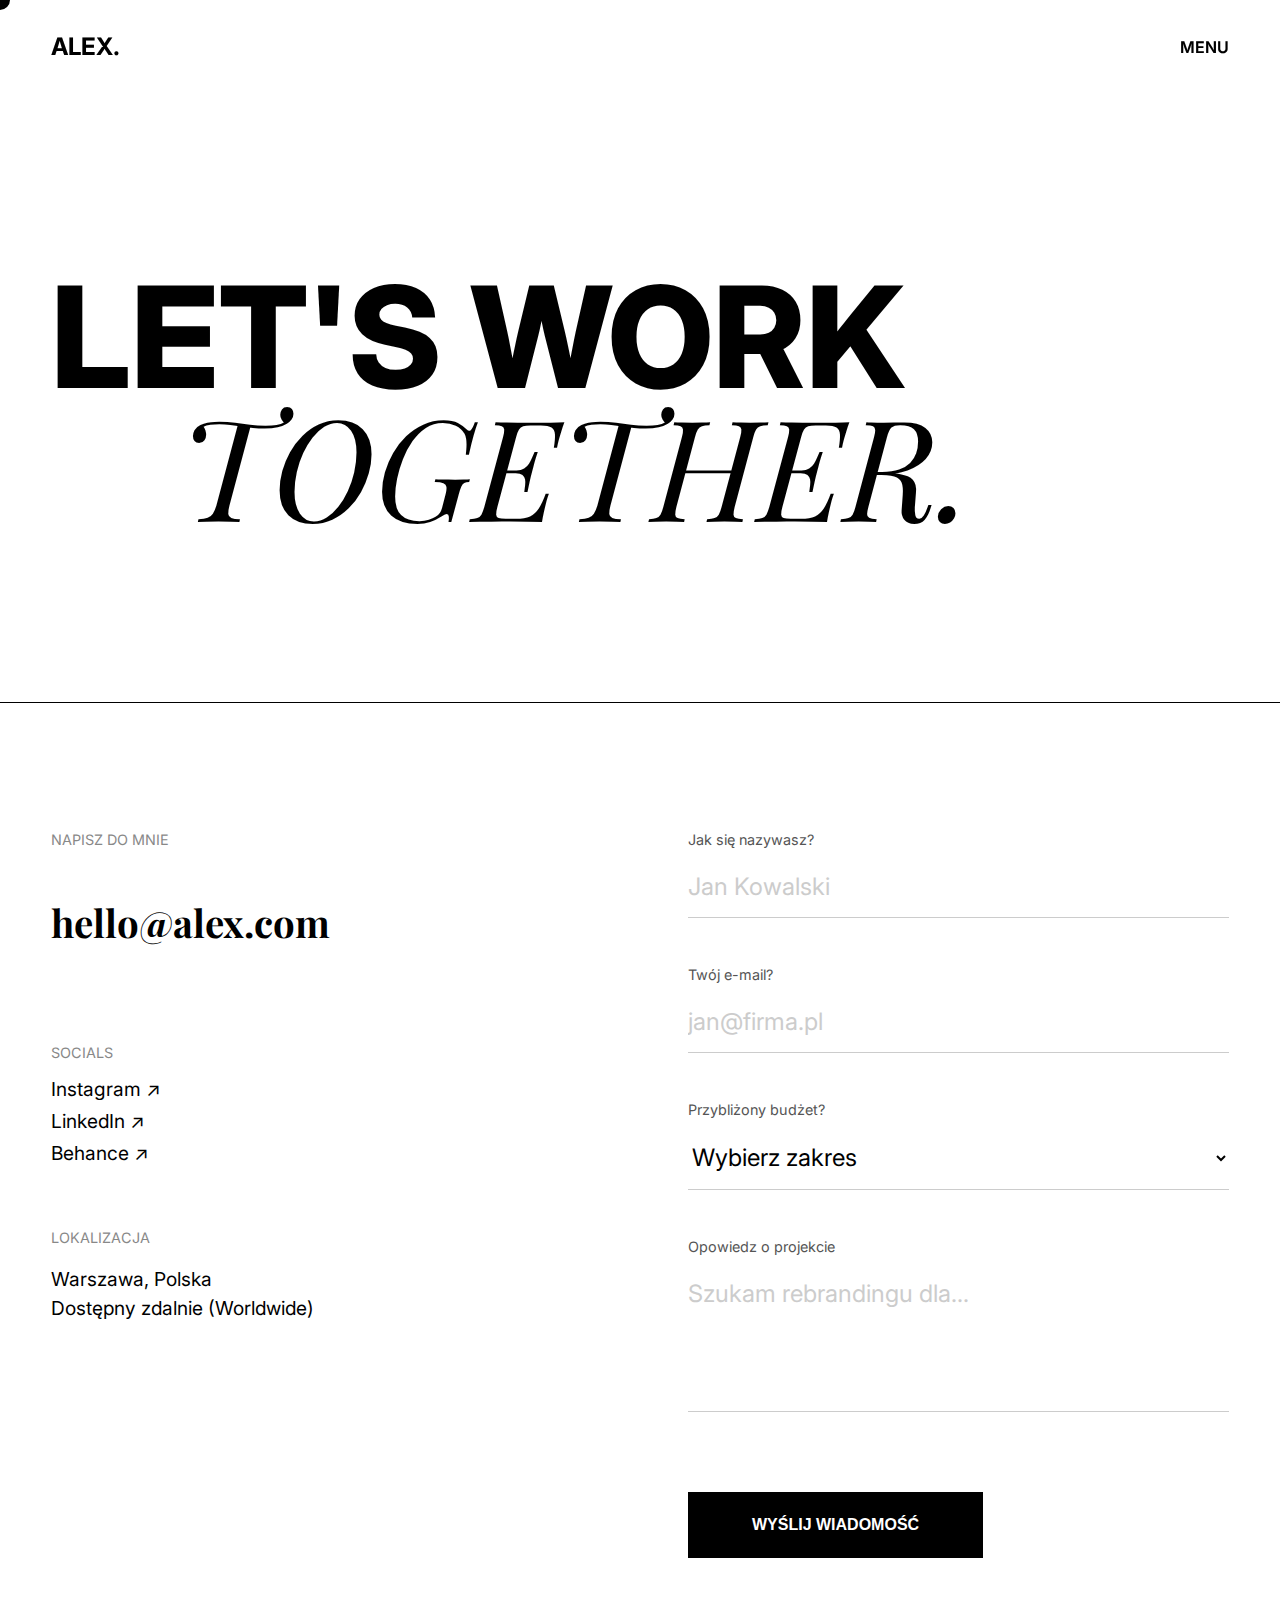
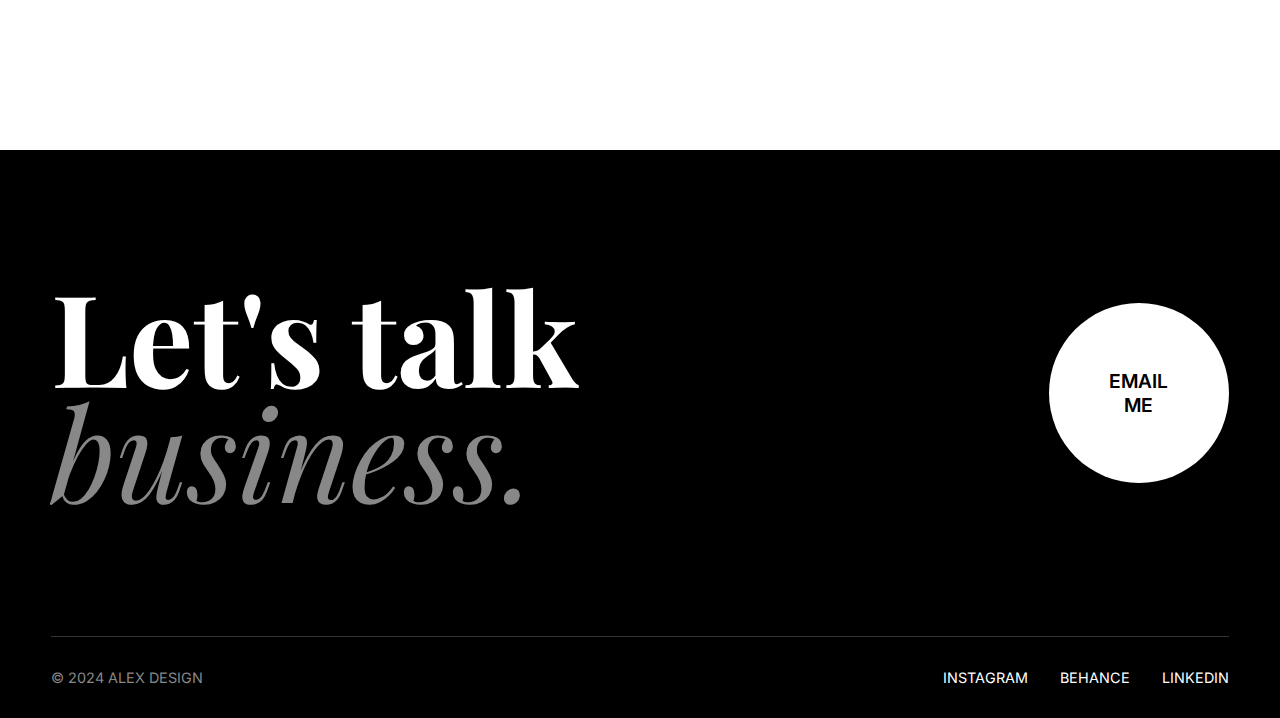
<file: contact.html>
<!DOCTYPE html>
<html lang="pl">
<head>
    <meta charset="UTF-8">
    <meta name="viewport" content="width=device-width, initial-scale=1.0">
    <title>Contact — Alex Design</title>
    <link rel="stylesheet" href="./css/main.css">
    <link href="https://fonts.googleapis.com/css2?family=Inter:wght@300;400;600&family=Playfair+Display:ital,wght@0,400;0,600;1,400&display=swap" rel="stylesheet">
</head>
<body>

    <div class="cursor"></div>
    
    <nav class="nav">
        <a href="index.html" class="logo">Alex.</a>
        <div class="menu-toggle">MENU</div>
    </nav>
    
    <div class="menu-overlay">
        <div class="menu-links">
            <a href="index.html" class="menu-link">Home</a>
            <a href="index.html#work" class="menu-link">Projekty</a>
            <a href="about.html" class="menu-link">O mnie</a>
            <a href="contact.html" class="menu-link">Kontakt</a>
        </div>
    </div>

    <main>
        <header class="c-hero">
            <div class="container">
                <h1 class="c-hero__title reveal-up">
                    LET'S WORK <br>
                    <span class="italic">TOGETHER.</span>
                </h1>
            </div>
        </header>

        <section class="c-split">
            <div class="container c-grid">
                
                <div class="c-info reveal-up">
                    <div class="info-group">
                        <span class="label">Napisz do mnie</span>
                        <h2 class="big-email" id="email-trigger" data-email="hello@alex.com">
                            hello@alex.com
                            <span class="copy-tooltip">Kopiuj</span>
                        </h2>
                    </div>

                    <div class="info-group">
                        <span class="label">Socials</span>
                        <ul class="social-list">
                            <li><a href="#">Instagram ↗</a></li>
                            <li><a href="#">LinkedIn ↗</a></li>
                            <li><a href="#">Behance ↗</a></li>
                        </ul>
                    </div>

                    <div class="info-group">
                        <span class="label">Lokalizacja</span>
                        <p>Warszawa, Polska<br>Dostępny zdalnie (Worldwide)</p>
                    </div>
                </div>

                <div class="c-form-wrapper reveal-up">
                    <form class="minimal-form">
                        <div class="form-group">
                            <label for="name">Jak się nazywasz?</label>
                            <input type="text" id="name" placeholder="Jan Kowalski" required>
                        </div>

                        <div class="form-group">
                            <label for="email">Twój e-mail?</label>
                            <input type="email" id="email" placeholder="jan@firma.pl" required>
                        </div>

                        <div class="form-group">
                            <label for="budget">Przybliżony budżet?</label>
                            <select id="budget">
                                <option value="" disabled selected>Wybierz zakres</option>
                                <option value="small">< 5k PLN</option>
                                <option value="medium">5k - 15k PLN</option>
                                <option value="large">15k+ PLN</option>
                            </select>
                        </div>

                        <div class="form-group">
                            <label for="message">Opowiedz o projekcie</label>
                            <textarea id="message" rows="4" placeholder="Szukam rebrandingu dla..."></textarea>
                        </div>

                        <button type="submit" class="submit-btn">
                            Wyślij Wiadomość
                        </button>
                    </form>
                </div>

            </div>
        </section>
    </main>

   <footer class="footer">
        <div class="footer__content">
            <h2 class="footer__cta">
                Let's talk <br>
                <span class="italic">business.</span>
            </h2>

            <a href="mailto:hello@alex.com" class="btn-circle">
                <span>Email<br>Me</span>
            </a>
        </div>

       <div class="footer__bottom">
    <span>&copy; 2024 Alex Design</span>
    
    <div class="footer__socials">
        <a href="#" target="_blank" rel="noopener">Instagram</a>
        <a href="#" target="_blank" rel="noopener">Behance</a>
        <a href="#" target="_blank" rel="noopener">LinkedIn</a>
    </div>
</div>
    </footer>

    <script src="./js/main.js"></script>
</body>
</html>
</file>
<file: css/main.css>
@charset "UTF-8";
/* =========================================
   1. CONFIG & VARIABLES (Konfiguracja)
   ========================================= */
:root {
  --bg-color: #ffffff;
  --text-color: #000000;
  --font-serif: "Playfair Display", serif;
  --font-sans: "Inter", sans-serif;
  --spacing-section: 10rem;
  --spacing-container: 4vw;
}

/* WARSTWY (Z-INDEX MAP) - Tu jest porządek */
/* Czarne tło menu */
/* Logo i pasek */
/* Przycisk musi być nad paskiem */
/* Preloader nad menu */
/* Kursor nad wszystkim */
/* Mixin dla Mobile (ułatwia RWD) */
/* =========================================
   2. GLOBAL RESET & BASE
   ========================================= */
*,
*::before,
*::after {
  box-sizing: border-box; /* Kluczowe dla gridów i paddingów */
}

html, body {
  margin: 0;
  padding: 0;
  background: var(--bg-color);
  color: var(--text-color);
  font-family: var(--font-sans);
  overflow-x: hidden;
  /* FIX: To likwiduje biały pasek przy przewijaniu na górze/dole */
  overscroll-behavior-y: none;
  /* Desktop: ukrywamy kursor */
  cursor: none !important;
  /* MOBILE: Przywracamy kursor i poprawiamy tło */
}
@media (max-width: 768px) {
  html, body {
    cursor: auto !important;
    /* Opcjonalnie: jeśli większość strony jest ciemna, zmień na #000 */
    /* background-color: #000; */
  }
}

/* Blokada scrolla (gdy menu otwarte lub preloader aktywny) */
body.is-loading,
body.nav-open {
  overflow: hidden;
}

/* Custom Scrollbar */
::-webkit-scrollbar {
  width: 8px;
}

::-webkit-scrollbar-track {
  background: var(--bg-color);
}

::-webkit-scrollbar-thumb {
  background: #000;
  border-radius: 4px;
}

/* Utility: Etykiety sekcji */
.section-label {
  font-size: 0.9rem;
  text-transform: uppercase;
  margin-bottom: 4rem;
  border-bottom: 1px solid currentColor;
  display: inline-block;
  padding-bottom: 0.5rem;
}
.section-label.white {
  color: rgba(255, 255, 255, 0.6);
  border-color: rgba(255, 255, 255, 0.2);
}

/* =========================================
   3. CUSTOM CURSOR
   ========================================= */
.cursor {
  width: 20px;
  height: 20px;
  background: white; /* Biały, żeby działał difference */
  border-radius: 50%;
  position: fixed;
  top: 0;
  left: 0;
  pointer-events: none; /* Nie blokuje klikania */
  z-index: 10000;
  transform: translate(-50%, -50%);
  transition: transform 0.15s ease-out;
  mix-blend-mode: difference; /* Odwraca kolory pod spodem */
}
.cursor.active {
  transform: translate(-50%, -50%) scale(4);
}
@media (max-width: 768px) {
  .cursor {
    display: none !important;
  }
}

/* =========================================
   4. PRELOADER
   ========================================= */
.preloader {
  position: fixed;
  inset: 0; /* Full screen */
  background-color: #000;
  z-index: 9990;
  display: flex;
  justify-content: flex-end;
  align-items: flex-end;
  padding: 2rem var(--spacing-container);
  color: #fff;
  transition: transform 0.8s cubic-bezier(0.76, 0, 0.24, 1);
}
.preloader.is-loaded {
  transform: translateY(-100%);
}
.preloader__counter {
  font-family: var(--font-sans);
  font-size: clamp(4rem, 15vw, 20rem);
  font-weight: 600;
  line-height: 0.8;
}

/* =========================================
   5. NAVIGATION & MENU
   ========================================= */
/* Kontener nawigacji */
.nav {
  position: fixed;
  top: 0;
  left: 0;
  width: 100%;
  padding: 2rem var(--spacing-container);
  display: flex;
  justify-content: space-between;
  align-items: center;
  background: transparent;
  z-index: 9950;
  pointer-events: none; /* Przepuszcza kliknięcia obok linków */
  /* Blend mode działa tylko gdy menu zamknięte */
  mix-blend-mode: difference;
  color: #fff;
}

.logo {
  pointer-events: auto;
  font-weight: 700;
  font-size: 1.5rem;
  text-transform: uppercase;
  color: #fff !important;
  text-decoration: none;
}

/* Przycisk Toggle */
.menu-toggle {
  pointer-events: auto;
  cursor: pointer;
  font-family: var(--font-sans);
  font-weight: 600;
  text-transform: uppercase;
  position: relative;
  z-index: 9960;
  color: #fff !important;
  transition: color 0.3s ease;
}

/* --- Menu Overlay (Czarne tło) --- */
.menu-overlay {
  position: fixed;
  inset: 0;
  background: #000;
  z-index: 9900;
  display: flex;
  justify-content: center;
  align-items: center;
  /* Ukrywanie */
  opacity: 0;
  visibility: hidden;
  transition: all 0.5s cubic-bezier(0.77, 0, 0.175, 1);
}
.menu-overlay.is-open {
  opacity: 1;
  visibility: visible;
  /* Animacja linków w środku */
}
.menu-overlay.is-open .menu-link {
  opacity: 1;
  transform: translateY(0);
}

.menu-links {
  display: flex;
  flex-direction: column;
  text-align: center;
  text-transform: uppercase;
  gap: 2rem;
}

.menu-link {
  font-family: var(--font-serif);
  font-size: clamp(3rem, 8vw, 6rem);
  color: #fff;
  text-decoration: none;
  opacity: 0;
  transform: translateY(50px);
  transition: all 0.5s ease;
  /* Opóźnienia */
}
.menu-link:hover {
  color: #ccc;
}
.menu-link:nth-child(1) {
  transition-delay: 0.1s;
}
.menu-link:nth-child(2) {
  transition-delay: 0.2s;
}
.menu-link:nth-child(3) {
  transition-delay: 0.3s;
}
.menu-link:nth-child(4) {
  transition-delay: 0.3s;
}

/* --- Fix dla Otwartego Menu (Kluczowe!) --- */
/* Gdy menu jest otwarte, wyłączamy difference mode, żeby biały był biały na czarnym tle */
body.nav-open .nav {
  mix-blend-mode: normal !important;
}

body.nav-open .logo,
body.nav-open .menu-toggle {
  color: #ffffff !important;
}

/* =========================================
   6. SECTIONS
   ========================================= */
/* --- Hero --- */
.hero {
  min-height: 100vh;
  display: flex;
  flex-direction: column;
  justify-content: center;
  padding: 0 var(--spacing-container);
  /* --- Hero Typography Fix --- */
}
.hero__title {
  font-family: var(--font-serif);
  /* Desktop: Duży font, mała interlinia (zwarte) */
  font-size: clamp(3rem, 13vw, 16rem);
  line-height: 0.85;
  color: var(--text-color);
  display: flex;
  flex-direction: column;
  /* MOBILE FIX: Większy odstęp, żeby litery na siebie nie wchodziły */
}
@media (max-width: 768px) {
  .hero__title {
    line-height: 1.1; /* Zwiększamy z 0.85 na 1.1 */
    font-size: clamp(3rem, 14vw, 6rem); /* Trochę mniejszy max rozmiar */
    gap: 0.5rem; /* Fizyczny odstęp między rzędami tekstu */
  }
}
.hero__title .italic {
  font-style: italic;
  font-weight: 300;
  margin-left: 10vw;
}
@media (max-width: 768px) {
  .hero__title .italic {
    margin-left: 0;
    /* Opcjonalnie: lekko odsuwamy italic od reszty */
    margin-top: 0.2rem;
  }
}
.hero__title .right {
  text-align: right;
  font-family: var(--font-sans);
  font-weight: 800;
  font-size: 0.4em; /* Skalujemy względem rodzica */
  letter-spacing: -0.02em;
  text-transform: uppercase;
}
@media (max-width: 768px) {
  .hero__title .right {
    text-align: left;
    font-size: 1rem; /* Sztywny rozmiar na mobilu dla czytelności */
    margin-top: 1rem; /* Odstęp od tytułu */
  }
}

/* --- Marquee --- */
.marquee {
  /* POZYCJONOWANIE */
  position: absolute;
  bottom: 2rem;
  left: 0; /* WAŻNE: Przyklej do lewej krawędzi */
  /* WYMIARY I BLOKADA */
  width: 100%; /* Szerokość rodzica */
  max-width: 100vw; /* WAŻNE: Nie może być szerszy niż viewport */
  overflow: hidden; /* KLUCZOWE: Ucina wszystko, co wystaje (tekst) */
  box-sizing: border-box; /* Padding nie dodaje się do szerokości */
  /* STYL WIZUALNY */
  border-top: 1px solid #000;
  border-bottom: 1px solid #000;
  padding: 1rem 0;
  white-space: nowrap; /* Tekst w jednej linii */
  z-index: 1; /* Upewnij się, że jest na dobrej warstwie */
}
.marquee__inner {
  display: inline-block;
  padding-left: 100%; /* Start z prawej strony */
  animation: scroll 20s linear infinite;
  font-family: var(--font-sans);
  font-size: 1.5rem;
  text-transform: uppercase;
  /* FIX DLA DŁUGIEGO TEKSTU */
  will-change: transform; /* Optymalizacja dla przeglądarki */
}

@keyframes scroll {
  0% {
    transform: translate3d(0, 0, 0);
  } /* Używamy 3D dla wydajności */
  100% {
    transform: translate3d(-100%, 0, 0);
  }
}
/* --- Expertise (Services) --- */
.expertise {
  padding: var(--spacing-section) var(--spacing-container);
  background-color: var(--bg-color);
}
.expertise__grid {
  display: grid;
  grid-template-columns: 1fr 2fr;
  gap: 4rem;
}
@media (max-width: 768px) {
  .expertise__grid {
    grid-template-columns: 1fr;
    gap: 2rem;
  }
}
.expertise__label {
  position: sticky;
  top: 2rem;
  height: -moz-fit-content;
  height: fit-content;
}
.expertise__label span {
  display: block;
  margin-bottom: 1rem;
  color: #888;
}
.expertise__label h3 {
  font-size: 2rem;
  font-weight: 600;
  margin: 0;
}
@media (max-width: 768px) {
  .expertise__label {
    position: relative;
    top: 0;
  }
}

.service-item {
  border-top: 1px solid #000;
  padding: 3rem 0;
  transition: background-color 0.3s ease;
}
.service-item:last-child {
  border-bottom: 1px solid #000;
}
.service-item:hover .service-title {
  transform: translateX(20px);
}

.service-title {
  font-family: var(--font-serif);
  font-size: clamp(2rem, 5vw, 3.5rem);
  margin-bottom: 1rem;
  font-weight: 400;
  transition: all 0.4s ease;
}

.service-desc {
  font-family: var(--font-sans);
  font-size: 1.1rem;
  line-height: 1.6;
  max-width: 500px;
  color: #444;
}

/* --- Process (Dark) --- */
.process {
  background-color: #0a0a0a;
  color: #f4f4f4;
  padding: var(--spacing-section) var(--spacing-container);
  position: relative;
}
.process__steps {
  display: flex;
  flex-direction: column;
  gap: 6rem;
  margin-top: 4rem;
}

.step {
  display: grid;
  grid-template-columns: 1fr 3fr;
  align-items: flex-start;
  border-bottom: 1px solid rgba(255, 255, 255, 0.1);
  padding-bottom: 4rem;
  transition: all 0.3s ease;
}
.step:last-child {
  border-bottom: none;
}
@media (max-width: 768px) {
  .step {
    grid-template-columns: 1fr;
    gap: 1rem;
  }
}
.step:hover .step__number {
  color: #fff;
  transform: translateX(10px);
}

.step__number {
  font-family: var(--font-sans);
  font-size: clamp(3rem, 8vw, 6rem);
  font-weight: 700;
  color: #333;
  line-height: 1;
  transition: all 0.4s ease;
}

.step__content {
  padding-top: 1rem;
}

.step__title {
  font-family: var(--font-serif);
  font-size: clamp(2rem, 5vw, 4rem);
  margin-bottom: 1.5rem;
  font-weight: 400;
  transition: font-style 0.3s ease;
}

.step__desc {
  font-family: var(--font-sans);
  font-size: 1.1rem;
  line-height: 1.6;
  max-width: 600px;
  color: #aaa;
}

/* --- Projects --- */
.projects {
  padding: var(--spacing-section) var(--spacing-container);
}

.project-item {
  position: relative;
  padding: 4rem 0;
  border-top: 1px solid #e0e0e0;
  display: flex;
  justify-content: space-between;
  align-items: center;
  cursor: pointer;
  transition: all 0.3s ease;
}
.project-item:last-child {
  border-bottom: 1px solid #000;
}
@media (max-width: 768px) {
  .project-item {
    flex-direction: column;
    align-items: flex-start;
    gap: 1rem;
    padding: 2rem 0;
  }
}
.project-item:hover {
  padding-left: 2rem;
}
.project-item:hover .project-img {
  opacity: 1;
  transform: scale(1) rotate(2deg);
}

.project-title {
  font-size: clamp(2rem, 6vw, 5rem);
  margin: 0;
  font-weight: 400;
}

.project-img {
  position: absolute;
  top: -50%;
  right: 10%;
  width: 300px;
  height: 400px;
  background-size: cover;
  background-position: center;
  opacity: 0;
  pointer-events: none;
  transition: all 0.4s cubic-bezier(0.16, 1, 0.3, 1);
  transform: scale(0.8);
  z-index: -1;
  /* Wydajność na mobile */
}
@media (max-width: 768px) {
  .project-img {
    display: none;
  }
}

/* --- Reviews --- */
.reviews {
  background-color: #ffffff;
  color: #000000;
  padding: var(--spacing-section) var(--spacing-container);
  border-bottom: 1px solid #000;
}
.reviews__grid {
  margin-top: 4rem;
  display: flex;
  flex-direction: column;
  gap: 8rem;
}
@media (max-width: 768px) {
  .reviews__grid {
    gap: 4rem;
  }
}

.review-item {
  display: grid;
  grid-template-columns: 3fr 1fr;
  gap: 4rem;
  align-items: end;
  border-bottom: 1px solid rgba(0, 0, 0, 0.1);
  padding-bottom: 4rem;
}
.review-item:last-child {
  border-bottom: none;
}
@media (max-width: 768px) {
  .review-item {
    grid-template-columns: 1fr;
    gap: 2rem;
  }
}

.review-quote {
  font-family: var(--font-serif);
  font-size: clamp(2rem, 6vw, 5rem);
  line-height: 1.1;
  margin: 0;
  font-style: italic;
  position: relative;
}

.review-author {
  font-family: var(--font-sans);
  border-left: 1px solid #000;
  padding-left: 1.5rem;
}
@media (max-width: 768px) {
  .review-author {
    border-left: none;
    border-top: 1px solid #000;
    padding-left: 0;
    padding-top: 1rem;
  }
}
.review-author .author-name {
  font-weight: 700;
  text-transform: uppercase;
  display: block;
}
.review-author .author-role {
  font-size: 0.9rem;
  color: #666;
}

/* --- Footer --- */
/* --- FOOTER STYLES --- */
.footer {
  background-color: #000;
  color: #fff;
  padding: 8rem var(--spacing-container) 2rem;
  margin-top: 4rem;
  overflow: hidden;
  /* 1. GÓRNA CZĘŚĆ (CTA + Button) */
  /* 2. DOLNA CZĘŚĆ (Copyright + Socials) */
  /* Grupa Copyright + Made by */
  /* Linki Social Media */
}
.footer__content {
  display: flex;
  justify-content: space-between;
  align-items: center;
  margin-bottom: 8rem;
}
@media (max-width: 768px) {
  .footer__content {
    flex-direction: column;
    gap: 4rem;
    text-align: center;
  }
}
.footer__cta {
  font-family: var(--font-serif);
  font-size: clamp(3rem, 10vw, 8rem);
  line-height: 0.9;
  margin: 0;
}
.footer__cta .italic {
  font-style: italic;
  font-weight: 300;
  color: #888;
}
.footer__bottom {
  border-top: 1px solid rgba(255, 255, 255, 0.2);
  padding-top: 2rem;
  display: flex;
  justify-content: space-between; /* Rozrzuca elementy na boki */
  align-items: flex-end; /* Wyrównanie do dołu */
  font-family: var(--font-sans);
  font-size: 0.9rem;
  text-transform: uppercase;
  color: #888;
}
@media (max-width: 768px) {
  .footer__bottom {
    flex-direction: column-reverse; /* Sociale na górę na telefonie */
    gap: 2rem;
    align-items: center;
    text-align: center;
  }
}
.footer__meta {
  display: flex;
  flex-direction: column;
  gap: 0.5rem;
}
.footer__meta .made-by {
  font-size: 0.75rem;
  opacity: 0.6;
}
.footer__meta .made-by a {
  color: #fff;
  text-decoration: none;
  border-bottom: 1px solid rgba(255, 255, 255, 0.3);
}
.footer__meta .made-by a:hover {
  opacity: 0.8;
}
.footer__socials {
  display: flex;
  gap: 2rem;
}
@media (max-width: 768px) {
  .footer__socials {
    gap: 1.5rem;
  }
}
.footer__socials a {
  color: #fff;
  text-decoration: none;
  transition: color 0.3s ease;
}
.footer__socials a:hover {
  color: #ccc;
}

/* Styl Guzika (jeśli go jeszcze nie masz) */
.btn-circle {
  display: flex;
  justify-content: center;
  align-items: center;
  text-align: center;
  width: 180px;
  height: 180px;
  border-radius: 50%;
  background-color: #fff;
  color: #000;
  text-decoration: none;
  font-family: var(--font-sans);
  font-weight: 600;
  text-transform: uppercase;
  font-size: 1.2rem;
  transition: transform 0.4s cubic-bezier(0.175, 0.885, 0.32, 1.275);
}
.btn-circle:hover {
  transform: scale(1.15) rotate(-5deg);
}
.btn-circle span {
  position: relative;
  z-index: 2;
}

.btn-circle {
  display: flex;
  justify-content: center;
  align-items: center;
  text-align: center;
  width: 180px;
  height: 180px;
  border-radius: 50%;
  background-color: #fff;
  color: #000;
  text-decoration: none;
  font-family: var(--font-sans);
  font-weight: 600;
  text-transform: uppercase;
  font-size: 1.2rem;
  transition: transform 0.4s cubic-bezier(0.175, 0.885, 0.32, 1.275);
}
.btn-circle:hover {
  transform: scale(1.15) rotate(-5deg);
  box-shadow: 0 0 0 10px rgba(255, 255, 255, 0.1);
}
.btn-circle span {
  position: relative;
  z-index: 2;
}

/* =========================================
   7. SUBPAGES: PROJECT CASE STUDY
   ========================================= */
/* Kontener pomocniczy (jeśli nie masz go w globalnych) */
.container {
  max-width: 1400px;
  margin: 0 auto;
  padding: 0 4vw;
}

/* --- Project Hero --- */
.p-hero {
  padding: 180px 0 80px; /* Duży odstęp od góry (pod nav) */
}
.p-hero__title {
  font-family: var(--font-serif);
  font-size: clamp(3rem, 8vw, 8rem);
  line-height: 1;
  margin-bottom: 1rem;
}
.p-hero__subtitle {
  font-family: var(--font-sans);
  font-size: clamp(1.2rem, 2vw, 1.8rem);
  color: #555;
  max-width: 800px;
  margin-bottom: 6rem;
}

/* --- Project Metadata (Grid) --- */
.p-meta {
  display: grid;
  grid-template-columns: repeat(4, 1fr);
  border-top: 1px solid #000;
  padding-top: 2rem;
}
@media (max-width: 768px) {
  .p-meta {
    grid-template-columns: 1fr 1fr; /* 2 kolumny na mobile */
    gap: 2rem;
  }
}
.p-meta__item {
  display: flex;
  flex-direction: column;
}
.p-meta .label {
  font-size: 0.8rem;
  text-transform: uppercase;
  color: #888;
  margin-bottom: 0.5rem;
}
.p-meta .value {
  font-size: 1.1rem;
  font-weight: 600;
}
.p-meta .link-underline {
  text-decoration: underline;
  text-decoration-thickness: 1px;
  text-underline-offset: 4px;
  color: var(--text-color);
  transition: opacity 0.3s;
}
.p-meta .link-underline:hover {
  opacity: 0.6;
}

/* --- Images & Gallery --- */
.p-cover {
  width: 100%;
  height: 80vh; /* Prawie cały ekran */
  overflow: hidden;
  margin-bottom: 8rem;
}
.p-cover img {
  width: 100%;
  height: 100%;
  -o-object-fit: cover;
     object-fit: cover;
}

.img-fluid {
  width: 100%;
  height: auto;
  display: block;
}

.p-content {
  margin-bottom: 8rem;
}
.p-content__grid {
  display: grid;
  grid-template-columns: 1fr 1fr;
  gap: 4rem;
}
@media (max-width: 768px) {
  .p-content__grid {
    grid-template-columns: 1fr;
  }
}

.p-text-block h3 {
  font-family: var(--font-sans);
  font-size: 0.9rem;
  text-transform: uppercase;
  margin-bottom: 2rem;
  border-bottom: 1px solid #000;
  display: inline-block;
  padding-bottom: 0.5rem;
}
.p-text-block p {
  font-size: 1.2rem;
  line-height: 1.6;
  color: #333;
}

.p-gallery {
  padding: 0 4vw;
  margin-bottom: 8rem;
  display: flex;
  flex-direction: column;
  gap: 2rem; /* Odstęp między rzędami */
}

.gallery-row {
  width: 100%;
}
.gallery-row img {
  width: 100%;
  height: auto;
  display: block;
}
.gallery-row.two-col {
  display: grid;
  grid-template-columns: 1fr 1fr;
  gap: 2rem;
}
@media (max-width: 768px) {
  .gallery-row.two-col {
    grid-template-columns: 1fr;
  }
}

/* --- Next Project Navigation --- */
.next-project {
  background-color: #000;
  color: #fff;
  padding: 8rem 4vw;
  transition: background-color 0.3s ease;
}
.next-project:hover {
  background-color: #1a1a1a; /* Lekkie rozjaśnienie przy hoverze */
}
.next-project .section-label {
  color: #888;
  border-color: #444;
}

.next-project__link {
  display: flex;
  justify-content: space-between;
  align-items: center;
  text-decoration: none;
  color: #fff;
  margin-top: 2rem;
  border-top: 1px solid #444;
  padding-top: 2rem;
}
.next-project__link:hover .next-arrow {
  transform: translateX(20px);
}

.next-title {
  font-family: var(--font-serif);
  font-size: clamp(3rem, 6vw, 6rem);
}

.next-arrow {
  font-size: 3rem;
  transition: transform 0.3s ease;
}

/* =========================================
   8. SUBPAGES: ABOUT ME
   ========================================= */
/* --- About Hero --- */
.a-hero {
  padding: 200px 0 100px;
  border-bottom: 1px solid rgba(0, 0, 0, 0.1);
}
.a-hero__title {
  font-family: var(--font-sans); /* Tym razem Sans-Serif dla kontrastu */
  font-weight: 700;
  font-size: clamp(3rem, 10vw, 9rem);
  line-height: 0.9;
  text-transform: uppercase;
}
.a-hero__title .italic {
  font-family: var(--font-serif);
  font-weight: 400;
  font-style: italic;
  display: block;
  margin-left: 10vw; /* Wcięcie */
}
@media (max-width: 768px) {
  .a-hero__title .italic {
    margin-left: 0;
  }
}

/* --- Bio Section (Sticky Layout) --- */
.a-bio {
  padding: 8rem 0;
}

.bio-grid {
  display: grid;
  grid-template-columns: 1fr 1fr; /* Dwie równe kolumny */
  gap: 4rem;
  position: relative; /* Kontekst dla sticky */
}
@media (max-width: 768px) {
  .bio-grid {
    grid-template-columns: 1fr; /* Jedna pod drugą na mobile */
  }
}

.bio-image-wrapper {
  /* To jest kontener zdjęcia */
  height: 100%; /* Wysokość rodzica */
}

.bio-image {
  position: sticky; /* KLUCZOWE: Przyklejanie */
  top: 2rem; /* Odstęp od góry ekranu */
  width: 100%;
  height: 80vh; /* Wysokość zdjęcia */
  overflow: hidden;
}
.bio-image img {
  width: 100%;
  height: 100%;
  -o-object-fit: cover;
     object-fit: cover;
  filter: grayscale(100%); /* Czarno-biały filtr - bardzo "Artzy" */
  transition: filter 0.5s ease;
}
.bio-image img:hover {
  filter: grayscale(0%); /* Kolor po najechaniu */
}
@media (max-width: 768px) {
  .bio-image {
    position: relative; /* Na mobile wyłączamy sticky */
    height: 50vh;
    top: 0;
  }
}

.bio-content {
  padding-top: 2rem; /* Odsunięcie tekstu */
  padding-bottom: 4rem;
}

.bio-text {
  font-size: clamp(1.2rem, 2vw, 1.8rem);
  line-height: 1.5;
  margin-bottom: 2rem;
  font-weight: 300;
  /* Drop Cap (Pierwsza litera wielka) */
}
.bio-text:first-of-type::first-letter {
  font-family: var(--font-serif);
  font-size: 4rem;
  float: left;
  line-height: 0.8;
  padding-right: 1rem;
  padding-top: 0.5rem;
}

.signature {
  font-family: var(--font-serif);
  font-size: 3rem;
  font-style: italic;
  margin-top: 4rem;
}

/* --- Clients / Experience List --- */
.a-clients {
  padding: 8rem 0;
  background-color: #f9f9f9; /* Bardzo jasny szary dla oddzielenia */
}

.client-list {
  margin-top: 4rem;
  display: flex;
  flex-direction: column;
}

.client-row {
  display: grid;
  grid-template-columns: 2fr 2fr 1fr; /* Nazwa, Rola, Rok */
  padding: 2rem 0;
  border-bottom: 1px solid #000;
  font-family: var(--font-sans);
  font-size: 1.2rem;
  transition: all 0.3s ease;
  cursor: default;
}
.client-row:first-child {
  border-top: 1px solid #000;
}
@media (max-width: 768px) {
  .client-row {
    grid-template-columns: 1fr; /* Jedna pod drugą na mobile */
    gap: 0.5rem;
    font-size: 1rem;
  }
}
.client-row:hover {
  background-color: #000;
  color: #fff;
  padding-left: 1rem;
  padding-right: 1rem;
  border-color: transparent; /* Ukrycie linii przy inwersji */
}

.client-name {
  font-weight: 700;
  text-transform: uppercase;
}

.client-role {
  color: #555;
  font-style: italic;
}

.client-year {
  text-align: right;
}
@media (max-width: 768px) {
  .client-year {
    text-align: left;
    color: #888;
    font-size: 0.9rem;
  }
}

/* Fix dla hovera w inwersji kolorów */
.client-row:hover .client-role,
.client-row:hover .client-year {
  color: #ccc;
}

/* =========================================
   9. SUBPAGES: CONTACT
   ========================================= */
.c-hero {
  padding: 180px 0 80px;
  border-bottom: 1px solid #000;
}
.c-hero__title {
  font-family: var(--font-sans);
  font-weight: 800;
  font-size: clamp(3rem, 11vw, 10rem);
  line-height: 0.9;
}
.c-hero__title .italic {
  font-family: var(--font-serif);
  font-weight: 400;
  font-style: italic;
  display: block;
  margin-left: 10vw;
}
@media (max-width: 768px) {
  .c-hero__title .italic {
    margin-left: 0;
  }
}

.c-split {
  padding: 8rem 0;
}

.c-grid {
  display: grid;
  grid-template-columns: 1fr 1fr;
  gap: 6rem;
}
@media (max-width: 768px) {
  .c-grid {
    grid-template-columns: 1fr;
    gap: 4rem;
  }
}

/* --- Left Column: Info --- */
.info-group {
  margin-bottom: 4rem;
}
.info-group .label {
  display: block;
  font-size: 0.9rem;
  text-transform: uppercase;
  color: #888;
  margin-bottom: 1rem;
}
.info-group p {
  font-size: 1.2rem;
  line-height: 1.5;
}

/* Interactive Email */
.big-email {
  font-size: clamp(1.5rem, 3vw, 3rem);
  font-family: var(--font-serif);
  cursor: pointer;
  position: relative;
  display: inline-block;
  transition: opacity 0.3s;
}
.big-email:hover {
  opacity: 0.5;
}
.big-email:hover .copy-tooltip {
  opacity: 1;
  transform: translateY(0);
}
.big-email .copy-tooltip {
  position: absolute;
  top: -2rem;
  left: 0;
  font-size: 0.9rem;
  font-family: var(--font-sans);
  background: #000;
  color: #fff;
  padding: 0.2rem 0.6rem;
  opacity: 0;
  transform: translateY(10px);
  transition: all 0.3s ease;
  pointer-events: none;
}

.social-list {
  list-style: none;
  padding: 0;
}
.social-list li {
  margin-bottom: 0.5rem;
  font-size: 1.2rem;
}
.social-list li a {
  text-decoration: none;
  color: #000;
  border-bottom: 1px solid transparent;
  transition: border-color 0.3s;
}
.social-list li a:hover {
  border-bottom-color: #000;
}

/* --- Right Column: Minimal Form --- */
.minimal-form {
  display: flex;
  flex-direction: column;
  gap: 3rem;
}

.form-group {
  display: flex;
  flex-direction: column;
  /* Swiss Style Inputs: Tylko dolna linia */
}
.form-group label {
  font-size: 0.9rem;
  margin-bottom: 0.5rem;
  color: #555;
}
.form-group input,
.form-group select,
.form-group textarea {
  width: 100%;
  background: transparent;
  border: none;
  border-bottom: 1px solid #ccc;
  padding: 1rem 0;
  font-family: var(--font-sans);
  font-size: 1.5rem;
  color: #000;
  border-radius: 0; /* Reset dla iOS */
  transition: border-color 0.3s ease;
}
.form-group input:focus,
.form-group select:focus,
.form-group textarea:focus {
  outline: none;
  border-bottom-color: #000; /* Czarna linia przy aktywności */
}
.form-group input::-moz-placeholder, .form-group select::-moz-placeholder, .form-group textarea::-moz-placeholder {
  color: #ccc;
}
.form-group input::placeholder,
.form-group select::placeholder,
.form-group textarea::placeholder {
  color: #ccc;
}
.form-group textarea {
  resize: none;
}

.submit-btn {
  align-self: flex-start;
  background: #000;
  color: #fff;
  border: none;
  padding: 1.5rem 4rem;
  font-size: 1rem;
  text-transform: uppercase;
  font-weight: 600;
  cursor: pointer;
  margin-top: 2rem;
  transition: transform 0.3s ease, background-color 0.3s;
}
.submit-btn:hover {
  transform: translateY(-5px);
  background-color: #222;
}

/* Footer na stronie kontaktu jest mniejszy */
.simple-footer {
  padding-top: 2rem;
  margin-top: 0;
  /* Ukrywamy wielkie CTA */
}
.simple-footer .footer__content {
  display: none;
}

/* --- Fix Kursora na polach formularza --- */
input,
textarea,
select {
  cursor: text; /* Wymuś systemowy kursor tekstu */
}

/* Kiedy najeżdżamy na input, customowy kursor powinien zniknąć lub zmienić stan */
input:hover ~ .cursor,
textarea:hover ~ .cursor {
  /* Opcja A: Ukryj customowy kursor całkowicie, zostaw systemowy */
  opacity: 0;
  /* Opcja B (Lepsza): Zrób go malutkim, żeby nie przeszkadzał */
  /* transform: translate(-50%, -50%) scale(0.5); */
  /* background: transparent; */
  /* border: 1px solid #000; */
}/*# sourceMappingURL=main.css.map */
</file>
